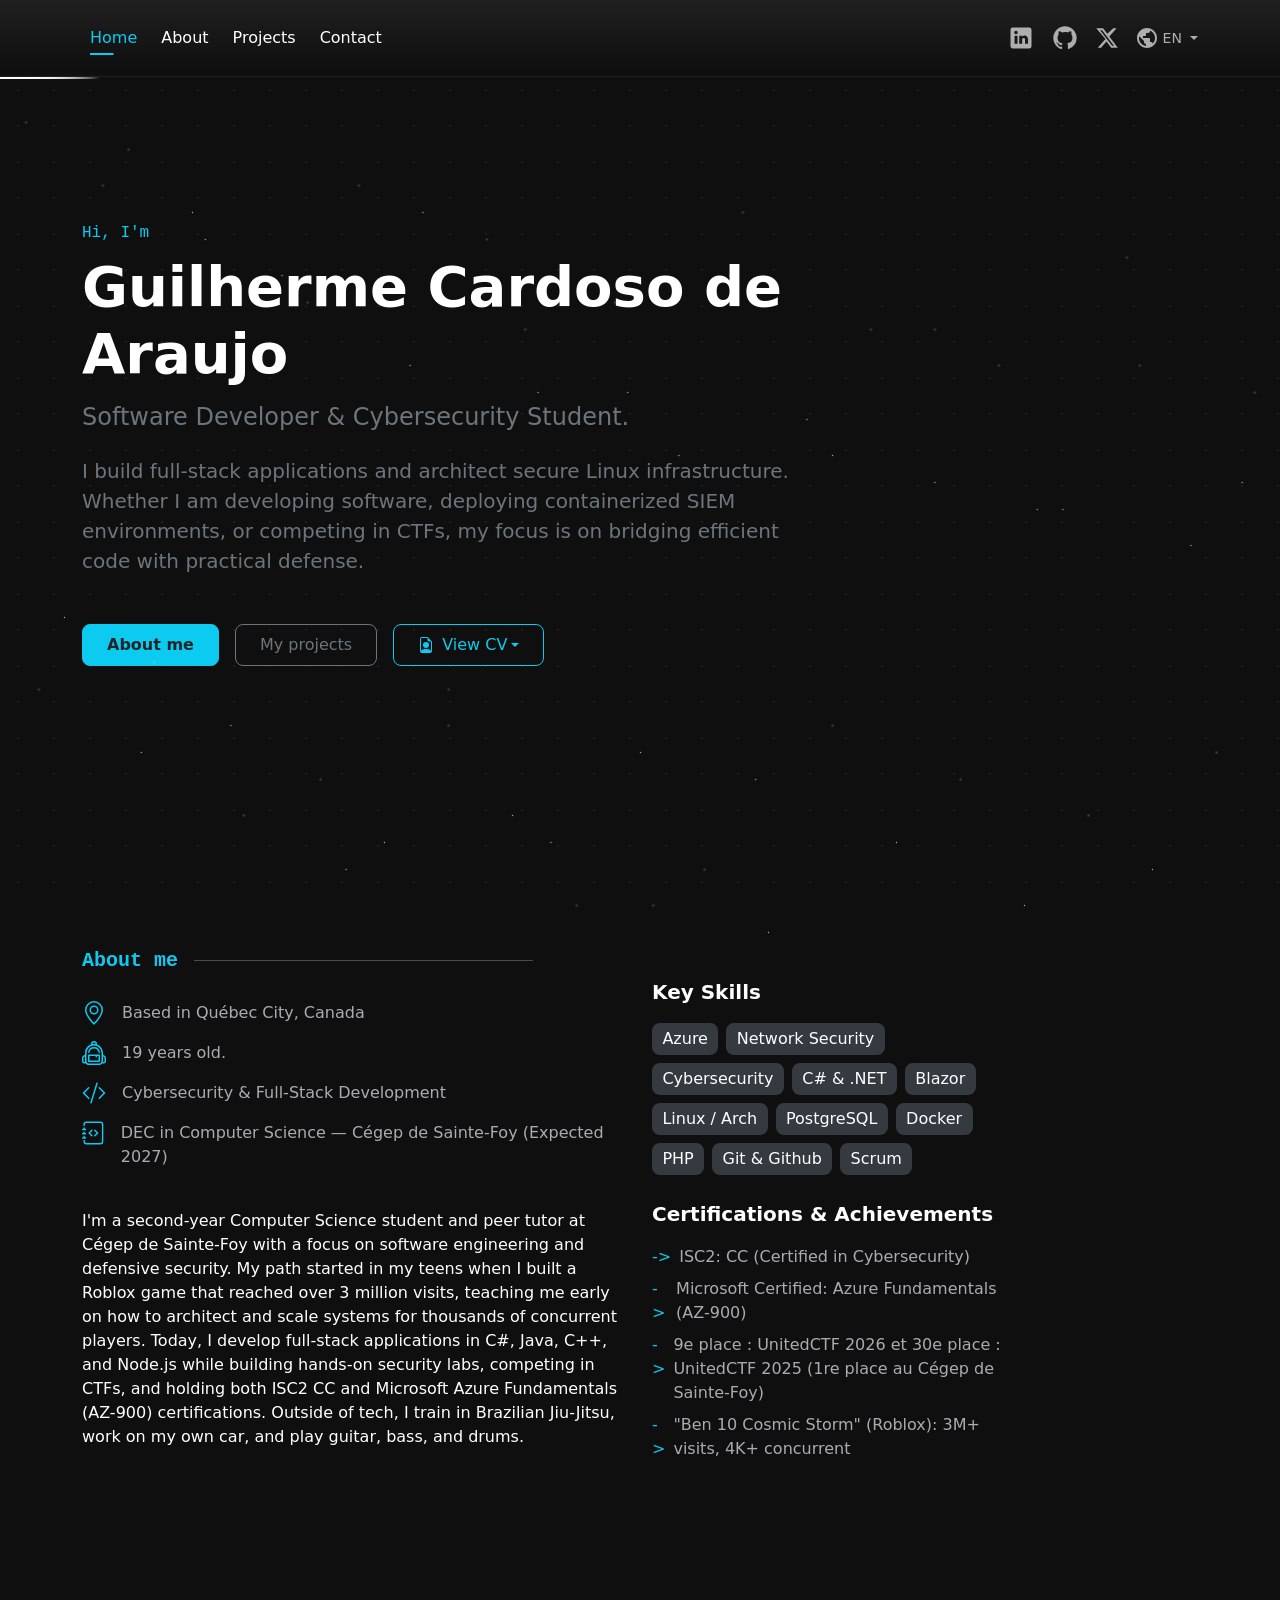
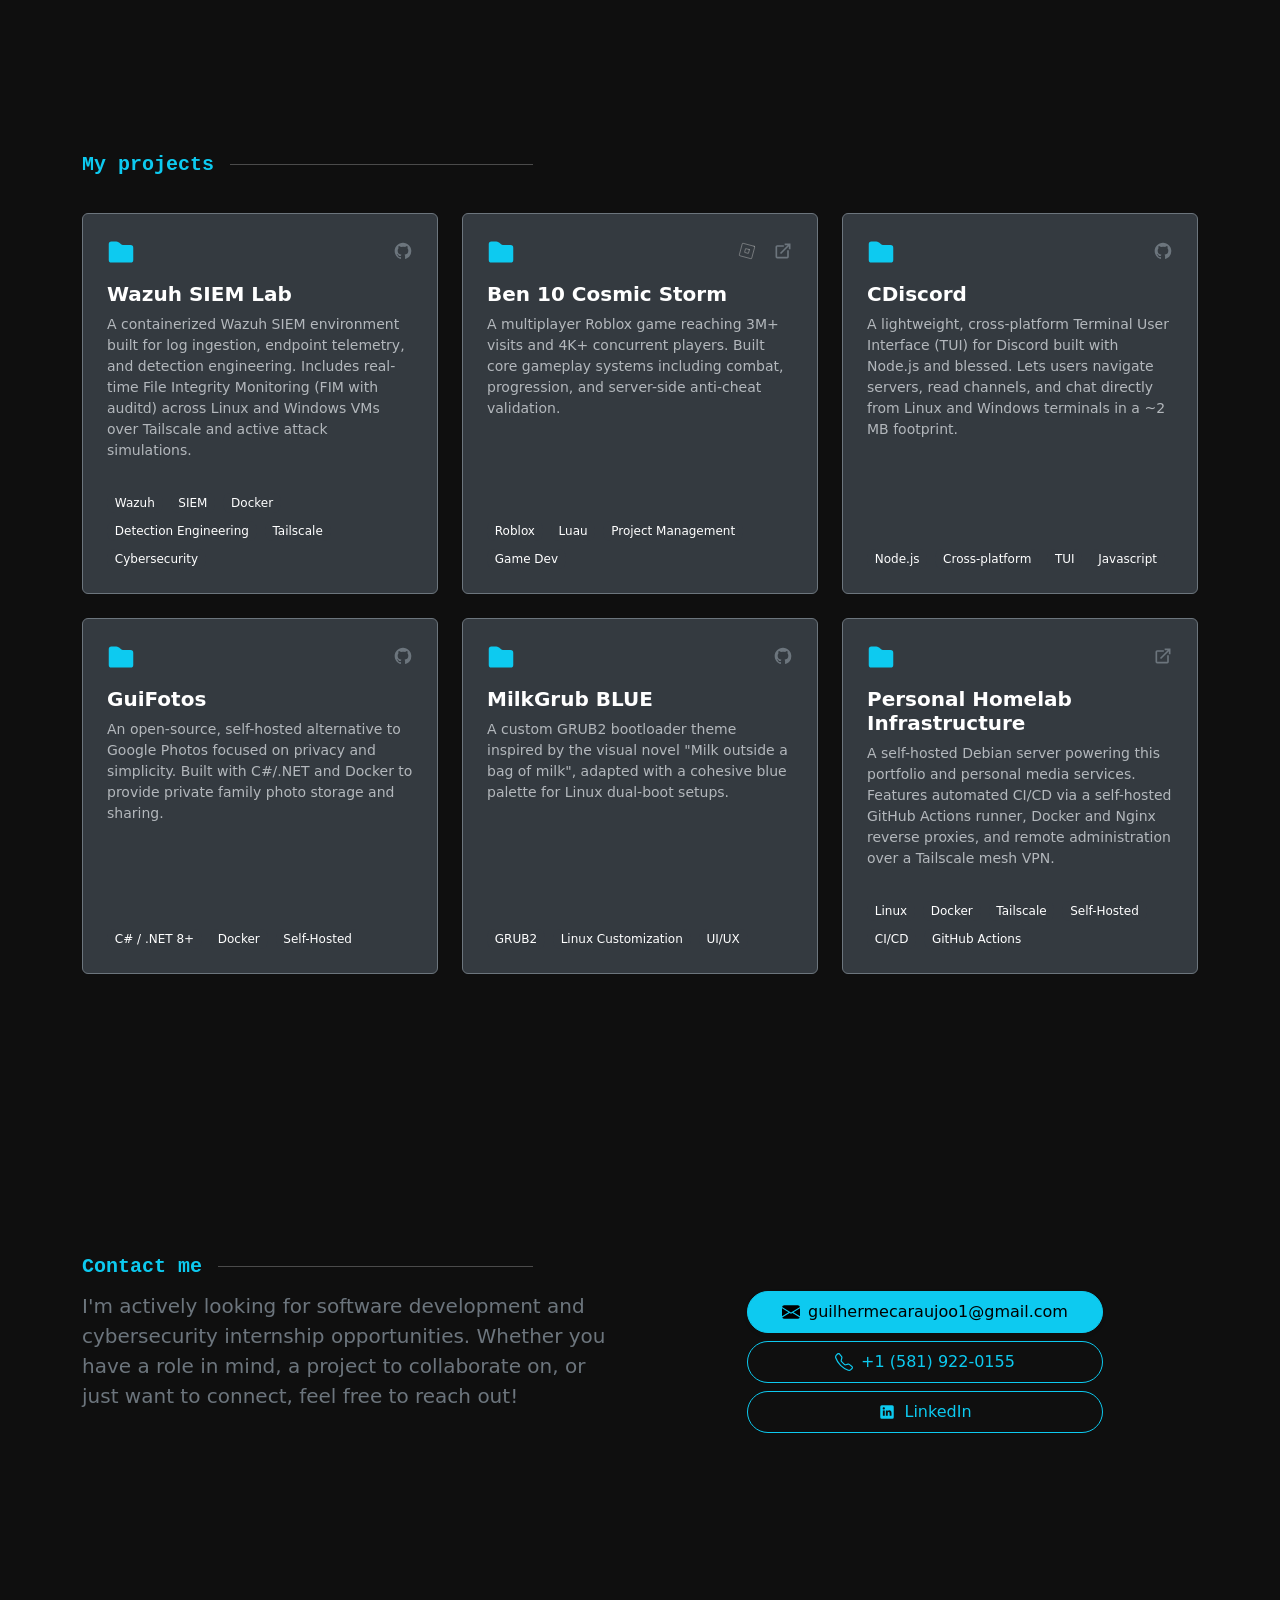
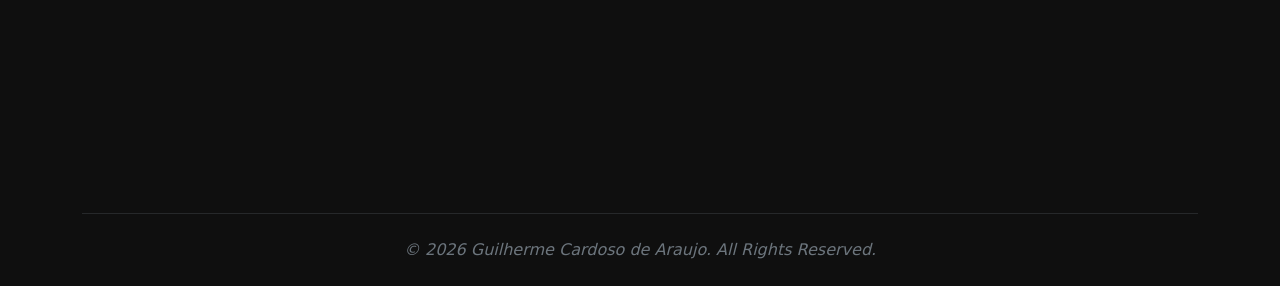
<file: site/index.html>
<!doctype html>
<html lang="en" data-bs-theme="dark">
  <head>
    <meta charset="utf-8">
    <meta name="viewport" content="width=device-width, initial-scale=1">
    <title>Guilherme Cardoso de Araujo - Portfolio</title>
    <link href="https://cdn.jsdelivr.net/npm/bootstrap@5.3.8/dist/css/bootstrap.min.css" rel="stylesheet" integrity="sha384-sRIl4kxILFvY47J16cr9ZwB07vP4J8+LH7qKQnuqkuIAvNWLzeN8tE5YBujZqJLB" crossorigin="anonymous">
    <link rel="stylesheet" href="css/custom.css">
    <link rel="stylesheet" href="css/styles.css">
    <script src="js/translations.js?v=1.1" defer></script>
  </head>
  <body data-bs-spy="scroll" data-bs-target="#navbarNav">
    <header class="sticky-top">
        <nav class="navbar navbar-expand-lg border-bottom py-3">
            <div class="container">
                <button class="navbar-toggler" type="button" data-bs-toggle="collapse" data-bs-target="#navbarNav" aria-controls="navbarNav" aria-expanded="false" aria-label="Toggle navigation">
                <span class="navbar-toggler-icon"></span>
                </button>
                <div class="collapse navbar-collapse" id="navbarNav">
                    <ul class="navbar-nav gap-2">
                        <li class="nav-item">
                            <a class="nav-link" href="#home">
                                <span class="animated-link" data-i18n="nav.home">Home</span>
                            </a>
                        </li>
                        <li class="nav-item">
                            <a class="nav-link" href="#about">
                                <span class="animated-link" data-i18n="nav.about">About</span>
                            </a>
                        </li>
                        <li class="nav-item">
                            <a class="nav-link" href="#projects">
                                <span class="animated-link" data-i18n="nav.projects">Projects</span>
                            </a>
                        </li>
                        <li class="nav-item">
                            <a class="nav-link" href="#contact">
                                <span class="animated-link" data-i18n="nav.contact">Contact</span>
                            </a>
                        </li>
                    </ul>

                    <ul class="navbar-nav ms-auto gap-3 flex-row align-items-center">
                        <li class="nav-item d-flex align-items-center">
                            <a class="nav-link px-0 nav-icon-hover" href="https://www.linkedin.com/in/guilherme-cardoso-de-araujo-038804325" target="_blank" rel="noopener" aria-label="LinkedIn">
                                <svg width="28" height="28" viewBox="0 0 24 24" fill="currentColor" aria-hidden="true"><path d="M19 3H5a2 2 0 0 0-2 2v14a2 2 0 0 0 2 2h14a2 2 0 0 0 2-2V5a2 2 0 0 0-2-2zM9 17H6.5v-7H9v7zm-1.3-8.2a1.5 1.5 0 1 1 0-3 1.5 1.5 0 0 1 0 3zM18 17h-2.5v-3.5c0-1-.4-1.5-1.2-1.5-.9 0-1.3.6-1.3 1.5V17H10.5v-7H13v1c.4-.7 1.1-1.2 2.1-1.2 1.6 0 2.9 1.2 2.9 3.5V17z"/></svg>
                            </a>
                        </li>
                        <li class="nav-item d-flex align-items-center">
                            <a class="nav-link px-0 nav-icon-hover" href="https://github.com/guilhermecara" target="_blank" rel="noopener" aria-label="GitHub">
                                <svg width="28" height="28" viewBox="0 0 24 24" fill="currentColor" aria-hidden="true"><path d="M12 2C6.477 2 2 6.484 2 12.017c0 4.425 2.865 8.18 6.839 9.504.5.092.682-.217.682-.483 0-.237-.008-.868-.013-1.703-2.782.605-3.369-1.343-3.369-1.343-.454-1.158-1.11-1.466-1.11-1.466-.908-.62.069-.608.069-.608 1.003.07 1.531 1.032 1.531 1.032.892 1.53 2.341 1.088 2.91.832.092-.647.35-1.088.636-1.338-2.22-.253-4.555-1.113-4.555-4.951 0-1.093.39-1.988 1.029-2.688-.103-.253-.446-1.272.098-2.65 0 0 .84-.27 2.75 1.026A9.564 9.564 0 0 1 12 6.844c.85.004 1.705.115 2.504.337 1.909-1.296 2.747-1.027 2.747-1.027.546 1.379.202 2.398.1 2.651.64.7 1.028 1.595 1.028 2.688 0 3.848-2.339 4.695-4.566 4.942.359.31.678.921.678 1.856 0 1.338-.012 2.419-.012 2.747 0 .268.18.58.688.482A10.019 10.019 0 0 0 22 12.017C22 6.484 17.522 2 12 2z"/></svg>
                            </a>
                        </li>
                        <li class="nav-item d-flex align-items-center">
                            <a class="nav-link px-0 nav-icon-hover" href="#" target="_blank" rel="noopener" aria-label="Twitter/X">
                                <svg width="24" height="24" viewBox="0 0 24 24" fill="currentColor" aria-hidden="true"><path d="M18.244 2.25h3.308l-7.227 8.26 8.502 11.24H16.17l-4.714-6.231-5.401 6.231H2.744l7.73-8.835L1.254 2.25H8.08l4.253 5.622zm-1.161 17.52h1.833L7.084 4.126H5.117z"/></svg>
                            </a>
                        </li>
                        
                        <li class="nav-item d-flex align-items-center">
                            <div class="dropdown">
                                <button class="btn btn-link nav-link px-0 nav-icon-hover dropdown-toggle d-flex align-items-center gap-1"
                                        type="button"
                                        data-bs-toggle="dropdown"
                                        aria-expanded="false"
                                        aria-label="Language">
                                    <svg width="24" height="24" viewBox="0 0 24 24" fill="currentColor" aria-hidden="true">
                                        <path d="M12 2C6.48 2 2 6.48 2 12s4.48 10 10 10 10-4.48 10-10S17.52 2 12 2zm-1 17.93c-3.95-.49-7-3.85-7-7.93 0-.62.08-1.21.21-1.79L9 15v1c0 1.1.9 2 2 2v1.93zm6.9-2.54c-.26-.81-1-1.39-1.9-1.39h-1v-3c0-.55-.45-1-1-1H8v-2h2c.55 0 1-.45 1-1V7h2c1.1 0 2-.9 2-2v-.41c2.93 1.19 5 4.06 5 7.41 0 2.08-.8 3.97-2.1 5.39z"/>
                                    </svg>
                                    <span class="small" id="current-lang">EN</span>
                                </button>
                                <ul class="dropdown-menu dropdown-menu-end">
                                    <li>
                                        <a class="dropdown-item active" href="#" data-lang="EN">
                                            🇬🇧 English
                                        </a>
                                    </li>
                                    <li>
                                        <a class="dropdown-item" href="#" data-lang="FR">
                                            🇫🇷 Français
                                        </a>
                                    </li>
                                </ul>
                            </div>
                        </li>

                    </ul>
                </div>
            </div>
        </nav>
    </header>

    <!--Beginning of animated shooting star-->
    <div class="stars"></div>
    <div class="shooting-star"></div>
    <div class="shooting-star"></div>
    <div class="shooting-star"></div>
    <div class="shooting-star"></div>
    <div class="shooting-star"></div>
    <!--End of animated shooting star-->

    <main class="container py-5">
        <!-- The Hero Section -->
        <section id="home" class="row py-5 mt-5 min-vh-75">
            <div class="col-lg-8">
                <p class="text-info font-monospace mb-2" data-i18n="hero.greeting">Hi, I'm</p>
                
                <h1 class="display-4 fw-bold mb-3">
                    Guilherme Cardoso de Araujo
                </h1>
                
                <h2 class="h4 text-secondary mb-4" data-i18n="hero.role">
                    Defensive Security Specialist & Software Developer.
                </h2>
                
                <p class="lead text-secondary mb-5 lh-base" data-i18n="hero.description">
                    I build robust, full-stack applications and architect secure infrastructure. 
                    Whether I am developing useful software, hardening Linux environments, 
                    or competing in CTFs, my focus is always on bridging the gap between efficient code and impenetrable defense.
                </p>

                <div class="d-flex gap-3 flex-wrap">
                    <a href="#about" class="btn btn-info text-dark fw-bold px-4 py-2 rounded-3" data-i18n="hero.about">
                        About me
                    </a>
                    <a href="#projects" class="btn btn-outline-secondary px-4 py-2 rounded-3" data-i18n="hero.projects">
                        My projects
                    </a>
                    <div class="dropdown">
                        <button class="btn btn-outline-info px-4 py-2 rounded-3 dropdown-toggle d-inline-flex align-items-center" type="button" data-bs-toggle="dropdown" aria-expanded="false">
                            <svg xmlns="http://www.w3.org/2000/svg" width="16" height="16" fill="currentColor" class="bi bi-file-earmark-person me-2" viewBox="0 0 16 16">
                                <path d="M11 8a3 3 0 1 1-6 0 3 3 0 0 1 6 0z"/>
                                <path d="M14 14V4.5L9.5 0H4a2 2 0 0 0-2 2v12a2 2 0 0 0 2 2h8a2 2 0 0 0 2-2zM9.5 3A1.5 1.5 0 0 0 11 4.5h2v9.255S12 12 8 12s-5 1.755-5 1.755V2a1 1 0 0 1 1-1h5.5v2z"/>
                            </svg>
                            <span data-i18n="hero.cvView">View CV</span>
                        </button>
                        
                        <ul class="dropdown-menu shadow border-0 mt-2">
                            <li>
                                <a class="dropdown-item" href="pdfjs/web/viewer?file=guilherme-cardoso-de-araujo-cv-fr.pdf" target="_blank">English Version</a>
                            </li>
                            <li>
                                <a class="dropdown-item" href="/pdfjs/web/viewer?file=guilherme-cardoso-de-araujo-cv-fr.pdf" target="_blank">Version française</a>
                            </li>
                        </ul>
                    </div>
                </div>
            </div>
        </section>
        <!-- End of the Hero Section -->

        <!-- Start of the About Me Section -->
        <div class="row pt-5 mt-5">
            <div class="col-5 d-flex align-items-center gap-3">
                <h4 class="text-info lead mb-0 font-monospace fw-bold" data-i18n="about.title">About me</h4>
                <hr class="flex-grow-1">
            </div>
        </div>

        <section id="about" class="row min-vh-75">
            <div class="col-lg-6 col-12 mt-4">
                <div class="d-flex gap-3">
                    <svg class="text-info" xmlns="http://www.w3.org/2000/svg" width="24" height="24" fill="currentColor" class="bi bi-geo-alt" viewBox="0 0 16 16">
                        <path d="M12.166 8.94c-.524 1.062-1.234 2.12-1.96 3.07A32 32 0 0 1 8 14.58a32 32 0 0 1-2.206-2.57c-.726-.95-1.436-2.008-1.96-3.07C3.304 7.867 3 6.862 3 6a5 5 0 0 1 10 0c0 .862-.305 1.867-.834 2.94M8 16s6-5.686 6-10A6 6 0 0 0 2 6c0 4.314 6 10 6 10"/>
                        <path d="M8 8a2 2 0 1 1 0-4 2 2 0 0 1 0 4m0 1a3 3 0 1 0 0-6 3 3 0 0 0 0 6"/>
                    </svg>
                    <p class="text-body-secondary" data-i18n="about.city">Based in Quebec City, Canada.</p>
                </div>
                <div class="d-flex gap-3">
                    <svg class="text-info" xmlns="http://www.w3.org/2000/svg" width="24" height="24" fill="currentColor" class="bi bi-backpack2" viewBox="0 0 16 16">
                        <path d="M4.04 7.43a4 4 0 0 1 7.92 0 .5.5 0 1 1-.99.14 3 3 0 0 0-5.94 0 .5.5 0 1 1-.99-.14"/>
                        <path fill-rule="evenodd" d="M4 9.5a.5.5 0 0 1 .5-.5h7a.5.5 0 0 1 .5.5v4a.5.5 0 0 1-.5.5h-7a.5.5 0 0 1-.5-.5zm1 .5v3h6v-3h-1v.5a.5.5 0 0 1-1 0V10z"/>
                        <path d="M6 2.341V2a2 2 0 1 1 4 0v.341c2.33.824 4 3.047 4 5.659v1.191l1.17.585a1.5 1.5 0 0 1 .83 1.342V13.5a1.5 1.5 0 0 1-1.5 1.5h-1c-.456.607-1.182 1-2 1h-7a2.5 2.5 0 0 1-2-1h-1A1.5 1.5 0 0 1 0 13.5v-2.382a1.5 1.5 0 0 1 .83-1.342L2 9.191V8a6 6 0 0 1 4-5.659M7 2v.083a6 6 0 0 1 2 0V2a1 1 0 0 0-2 0M3 13.5A1.5 1.5 0 0 0 4.5 15h7a1.5 1.5 0 0 0 1.5-1.5V8A5 5 0 0 0 3 8zm-1-3.19-.724.362a.5.5 0 0 0-.276.447V13.5a.5.5 0 0 0 .5.5H2zm12 0V14h.5a.5.5 0 0 0 .5-.5v-2.382a.5.5 0 0 0-.276-.447L14 10.309Z"/>
                    </svg>
                    <p class="text-body-secondary" data-i18n="about.age">19 years old.</p>
                </div>
                <div class="d-flex gap-3">
                    <svg class="text-info" xmlns="http://www.w3.org/2000/svg" width="24" height="24" fill="currentColor" class="bi bi-backpack2" viewBox="0 0 16 16">
                         <path d="M10.478 1.647a.5.5 0 1 0-.956-.294l-4 13a.5.5 0 0 0 .956.294zM4.854 4.146a.5.5 0 0 1 0 .708L1.707 8l3.147 3.146a.5.5 0 0 1-.708.708l-3.5-3.5a.5.5 0 0 1 0-.708l3.5-3.5a.5.5 0 0 1 .708 0m6.292 0a.5.5 0 0 0 0 .708L14.293 8l-3.147 3.146a.5.5 0 0 0 .708.708l3.5-3.5a.5.5 0 0 0 0-.708l-3.5-3.5a.5.5 0 0 0-.708 0"/>
                    </svg>
                    <p class="text-body-secondary" data-i18n="about.interest">Cybersecurity / Full-Stack Development</p>
                </div>
                <div class="d-flex gap-3">
                    <svg class="text-info" xmlns="http://www.w3.org/2000/svg" width="24" height="24" fill="currentColor" class="bi bi-backpack2" viewBox="0 0 16 16">
                        <path fill-rule="evenodd" d="M8.646 5.646a.5.5 0 0 1 .708 0l2 2a.5.5 0 0 1 0 .708l-2 2a.5.5 0 0 1-.708-.708L10.293 8 8.646 6.354a.5.5 0 0 1 0-.708m-1.292 0a.5.5 0 0 0-.708 0l-2 2a.5.5 0 0 0 0 .708l2 2a.5.5 0 0 0 .708-.708L5.707 8l1.647-1.646a.5.5 0 0 0 0-.708"/>
                        <path d="M3 0h10a2 2 0 0 1 2 2v12a2 2 0 0 1-2 2H3a2 2 0 0 1-2-2v-1h1v1a1 1 0 0 0 1 1h10a1 1 0 0 0 1-1V2a1 1 0 0 0-1-1H3a1 1 0 0 0-1 1v1H1V2a2 2 0 0 1 2-2"/>
                        <path d="M1 5v-.5a.5.5 0 0 1 1 0V5h.5a.5.5 0 0 1 0 1h-2a.5.5 0 0 1 0-1zm0 3v-.5a.5.5 0 0 1 1 0V8h.5a.5.5 0 0 1 0 1h-2a.5.5 0 0 1 0-1zm0 3v-.5a.5.5 0 0 1 1 0v.5h.5a.5.5 0 0 1 0 1h-2a.5.5 0 0 1 0-1z"/>
                    </svg>
                    <p class="text-body-secondary" data-i18n="about.education">DEC in Informatics - Expected Graduation: Summer 2028</p>
                </div>
 
                <p class="mt-4" data-i18n="about.description">
                    Hi, I'm Guilherme Cardoso de Araujo, a student in the Techniques de l’informatique program at Cégep de Sainte-Foy. 
                    I have a deep passion for software development, video games, and a rapidly growing expertise in cybersecurity.
                     My technical journey began in my teens when I developed a Roblox project that amassed over 3 million visits, 
                    teaching me early on how to build and scale interactive experiences for massive audiences. 
                    Today, I build robust applications using C#, Node.js, and PostgreSQL, while also achieving cybersecurity milestones like earning my ISC2 CC certification, 
                    participating in CTF competitions, and preparing for the CompTIA Security+. 
                    Beyond the screen, I am always seeking new ways to push my limits, whether I am training in Brazilian Jiu-Jitsu, 
                    flying model airplanes, or playing the guitar, bass, and drums. 
                    I am eager to bring my versatile technical background and disciplined problem-solving mindset to ambitious, high-impact projects in software and security. My biggest asset is surely my never-ending curiosity to learn and improve myself.
                </p>
            </div>
            <div class="col-lg-4 col-12">       
                <p class="lead fw-bold" data-i18n="about.keyskills">Key Skills</p>
                <div class="d-flex flex-wrap gap-2">
                    <span class="badge bg-light-subtle py-2 fs-6 fw-normal rounded-3">Azure</span>
                    <span class="badge bg-light-subtle py-2 fs-6 fw-normal rounded-3">Network Security</span>
                    <span data-i18n="skills.cyber" class="badge bg-light-subtle py-2 fs-6 fw-normal rounded-3">Cybersecurity</span>
                    <span class="badge bg-light-subtle py-2 fs-6 fw-normal rounded-3">C# & .NET</span>
                    <span class="badge bg-light-subtle py-2 fs-6 fw-normal rounded-3">Blazor</span>
                    <span class="badge bg-light-subtle py-2 fs-6 fw-normal rounded-3">Linux / Arch</span>
                    <span class="badge bg-light-subtle py-2 fs-6 fw-normal rounded-3">PostgreSQL</span>
                    <span class="badge bg-light-subtle py-2 fs-6 fw-normal rounded-3">Docker</span>
                    <span class="badge bg-light-subtle py-2 fs-6 fw-normal rounded-3">PHP</span>
                    <span class="badge bg-light-subtle py-2 fs-6 fw-normal rounded-3">Git & Github</span>
                    <span class="badge bg-light-subtle py-2 fs-6 fw-normal rounded-3">Scrum</span>
                </div>
                <p class="lead fw-bold mt-4" data-i18n="about.credentials">Certifications and Achievements</p>
                <ul class="list-unstyled text-body-secondary gap-2 d-flex flex-column">
                    <li class="d-flex align-items-start gap-2">
                        <span class="text-info">-></span>
                        <span>ISC2: CC (Certified in Cybersecurity) </span>
                    </li>
                    <li class="d-flex align-items-start gap-2">
                        <span class="text-info">-></span>
                        <span>Microsoft Certified: Azure Fundamentals (AZ-900)</span>
                    </li>
                    <li class="d-flex align-items-start gap-2">
                        <span class="text-info">-></span>
                        <span data-i18n="about.unitedCTF">1st Place: UnitedCTF 2025 (Cégep de Ste-Foy)</span>
                    </li>
                    <li class="d-flex align-items-start gap-2">
                        <span class="text-info">-></span>
                        <span data-i18n="about.ben10">"Ben 10 Cosmic Storm" (Roblox): 3M+ visits, 4K+ concurrent</span>
                    </li>
                </ul>
            </div>
        </section>
        <!-- End of the About me Section -->
        
        <!-- Start of the Projects Section -->
        <div class="row pt-5 mt-5">
            <div class="col-5 d-flex align-items-center gap-3">
                <h4 class="text-info lead mb-0 font-monospace fw-bold" data-i18n="projects.title">My projects</h4>
                <hr class="flex-grow-1">
            </div>
        </div>
        
        <section id="projects" class="row g-4 min-vh-75 pb-5 mb-5 mt-2">

            <!-- Wazuh SIEM Lab Project Card -->
            <div class="col-lg-4 col-md-6">
                <div class="card h-100 border-secondary bg-body-secondary">
                    <div class="card-body d-flex flex-column p-4">
                        <div class="d-flex justify-content-between align-items-start mb-3">
                            <svg class="text-info" xmlns="http://www.w3.org/2000/svg" width="28" height="28" fill="currentColor" viewBox="0 0 16 16">
                                <path d="M1 3.5A1.5 1.5 0 0 1 2.5 2h2.764c.958 0 1.76.56 2.311 1.184C7.985 3.648 8.48 4 9 4h4.5A1.5 1.5 0 0 1 15 5.5v7a1.5 1.5 0 0 1-1.5 1.5h-11A1.5 1.5 0 0 1 1 12.5z"/>
                            </svg>
                            <div class="d-flex gap-3">
                                <a href="https://github.com/guilhermecara/wazuh-siem-lab" class="text-secondary nav-icon-hover" aria-label="GitHub" target="_blank" rel="noopener">
                                    <svg width="20" height="20" viewBox="0 0 24 24" fill="currentColor"><path d="M12 2C6.477 2 2 6.484 2 12.017c0 4.425 2.865 8.18 6.839 9.504.5.092.682-.217.682-.483 0-.237-.008-.868-.013-1.703-2.782.605-3.369-1.343-3.369-1.343-.454-1.158-1.11-1.466-1.11-1.466-.908-.62.069-.608.069-.608 1.003.07 1.531 1.032 1.531 1.032.892 1.53 2.341 1.088 2.91.832.092-.647.35-1.088.636-1.338-2.22-.253-4.555-1.113-4.555-4.951 0-1.093.39-1.988 1.029-2.688-.103-.253-.446-1.272.098-2.65 0 0 .84-.27 2.75 1.026A9.564 9.564 0 0 1 12 6.844c.85.004 1.705.115 2.504.337 1.909-1.296 2.747-1.027 2.747-1.027.546 1.379.202 2.398.1 2.651.64.7 1.028 1.595 1.028 2.688 0 3.848-2.339 4.695-4.566 4.942.359.31.678.921.678 1.856 0 1.338-.012 2.419-.012 2.747 0 .268.18.58.688.482A10.019 10.019 0 0 0 22 12.017C22 6.484 17.522 2 12 2z"/></svg>
                                </a>
                            </div>
                        </div>
                        <h5 class="card-title fw-bold mb-2" data-i18n="projects.siemTitle">Wazuh SIEM Lab</h5>
                        <p class="card-text text-body-secondary flex-grow-1 small" data-i18n="projects.siemDescription">
                            A containerized SIEM environment deployed with Wazuh to gain hands-on experience in log ingestion, endpoint monitoring, and detection engineering. Features real-time File Integrity Monitoring (FIM with auditd), telemetry across Linux and Windows endpoints via a Tailscale mesh VPN, and active threat simulations.
                        </p>
                        <div class="d-flex flex-wrap gap-2 mt-3">
                            <span class="badge bg-light-subtle py-1 fw-normal rounded-3">Wazuh</span>
                            <span class="badge bg-light-subtle py-1 fw-normal rounded-3">SIEM</span>
                            <span class="badge bg-light-subtle py-1 fw-normal rounded-3">Docker</span>
                            <span class="badge bg-light-subtle py-1 fw-normal rounded-3">Detection Engineering</span>
                            <span class="badge bg-light-subtle py-1 fw-normal rounded-3">Tailscale</span>
                            <span class="badge bg-light-subtle py-1 fw-normal rounded-3">Cybersecurity</span>
                        </div>
                    </div>
                </div>
            </div>

            <!-- Ben 10 Cosmic Storm Project Card-->
            <div class="col-lg-4 col-md-6">
                <div class="card h-100 border-secondary bg-body-secondary">
                    <div class="card-body d-flex flex-column p-4">
                        <div class="d-flex justify-content-between align-items-start mb-3">
                            <svg class="text-info" xmlns="http://www.w3.org/2000/svg" width="28" height="28" fill="currentColor" viewBox="0 0 16 16">
                                <path d="M1 3.5A1.5 1.5 0 0 1 2.5 2h2.764c.958 0 1.76.56 2.311 1.184C7.985 3.648 8.48 4 9 4h4.5A1.5 1.5 0 0 1 15 5.5v7a1.5 1.5 0 0 1-1.5 1.5h-11A1.5 1.5 0 0 1 1 12.5z"/>
                            </svg>
                            <div class="d-flex gap-3">
                                <a href="#" class="text-secondary nav-icon-hover" aria-label="Roblox" target="_blank" rel="noopener">
                                    <svg viewBox="0 0 48 48" width="20px" height="20px" xmlns="http://www.w3.org/2000/svg" fill="currentColor"><g id="SVGRepo_bgCarrier" stroke-width="0"></g><g id="SVGRepo_tracerCarrier" stroke-linecap="round" stroke-linejoin="round"></g><g id="SVGRepo_iconCarrier"><defs><style>.a{fill:none;stroke:#cfcfcf;stroke-linecap:round;stroke-linejoin:round;}</style></defs>
                                        <path class="a" d="M41.2648,12.6719,14.7123,5.5572a1.666,1.666,0,0,0-2.04,1.178L5.5572,33.2877a1.666,1.666,0,0,0,1.178,2.04l26.5525,7.1147a1.666,1.666,0,0,0,2.04-1.178l7.1147-26.5525a1.666,1.666,0,0,0-1.178-2.04Z"></path><path class="a" d="M29.3193,20.51l-8.1808-2.192a.5133.5133,0,0,0-.6287.3629l-2.192,8.1808a.5133.5133,0,0,0,.3629.6287l8.1808,2.192a.5133.5133,0,0,0,.6287-.3629l2.192-8.1808A.5133.5133,0,0,0,29.3193,20.51Z"></path></g>
                                    </svg>                                
                                </a>

                                <a href="#" class="text-secondary nav-icon-hover" aria-label="Live Demo" target="_blank" rel="noopener">
                                    <svg width="20" height="20" viewBox="0 0 24 24" fill="currentColor"><path d="M14 3h7v7h-2V6.41l-9.29 9.3-1.42-1.42L17.59 5H14zm-1 2H5a2 2 0 0 0-2 2v12a2 2 0 0 0 2 2h12a2 2 0 0 0 2-2v-8h-2v8H5V7h8z"/></svg>
                                </a>
                            </div>
                        </div>
                        <h5 class="card-title fw-bold mb-2">Ben 10 Cosmic Storm</h5>
                        <p class="card-text text-body-secondary flex-grow-1 small" data-i18n="projects.ben10description">
                            A fully-featured Roblox game reaching 3M+ visits and 4K+ concurrent players. 
                            Built complete game systems including combat, progression, and server-side anti-cheat logic.
                        </p>
                        <div class="d-flex flex-wrap gap-2 mt-3">
                            <span class="badge bg-light-subtle py-1 fw-normal rounded-3">Roblox</span>
                            <span class="badge bg-light-subtle py-1 fw-normal rounded-3">Luau</span>
                            <span class="badge bg-light-subtle py-1 fw-normal rounded-3">Project Management</span>
                            <span class="badge bg-light-subtle py-1 fw-normal rounded-3">Game Dev</span>
                        </div>
                    </div>
                </div>
            </div>

            <!-- CDiscord Project Card -->
            <div class="col-lg-4 col-md-6">
                <div class="card h-100 border-secondary bg-body-secondary">
                    <div class="card-body d-flex flex-column p-4">
                        <div class="d-flex justify-content-between align-items-start mb-3">
                            <svg class="text-info" xmlns="http://www.w3.org/2000/svg" width="28" height="28" fill="currentColor" viewBox="0 0 16 16">
                                <path d="M1 3.5A1.5 1.5 0 0 1 2.5 2h2.764c.958 0 1.76.56 2.311 1.184C7.985 3.648 8.48 4 9 4h4.5A1.5 1.5 0 0 1 15 5.5v7a1.5 1.5 0 0 1-1.5 1.5h-11A1.5 1.5 0 0 1 1 12.5z"/>
                            </svg>
                            <div class="d-flex gap-3">
                                <a href="https://github.com/guilhermecara/cdiscord" class="text-secondary nav-icon-hover" aria-label="GitHub" target="_blank" rel="noopener">
                                    <svg width="20" height="20" viewBox="0 0 24 24" fill="currentColor"><path d="M12 2C6.477 2 2 6.484 2 12.017c0 4.425 2.865 8.18 6.839 9.504.5.092.682-.217.682-.483 0-.237-.008-.868-.013-1.703-2.782.605-3.369-1.343-3.369-1.343-.454-1.158-1.11-1.466-1.11-1.466-.908-.62.069-.608.069-.608 1.003.07 1.531 1.032 1.531 1.032.892 1.53 2.341 1.088 2.91.832.092-.647.35-1.088.636-1.338-2.22-.253-4.555-1.113-4.555-4.951 0-1.093.39-1.988 1.029-2.688-.103-.253-.446-1.272.098-2.65 0 0 .84-.27 2.75 1.026A9.564 9.564 0 0 1 12 6.844c.85.004 1.705.115 2.504.337 1.909-1.296 2.747-1.027 2.747-1.027.546 1.379.202 2.398.1 2.651.64.7 1.028 1.595 1.028 2.688 0 3.848-2.339 4.695-4.566 4.942.359.31.678.921.678 1.856 0 1.338-.012 2.419-.012 2.747 0 .268.18.58.688.482A10.019 10.019 0 0 0 22 12.017C22 6.484 17.522 2 12 2z"/></svg>
                                </a>
                            </div>
                        </div>
                        <h5 class="card-title fw-bold mb-2">CDiscord</h5>
                        <p class="card-text text-body-secondary flex-grow-1 small" data-i18n="projects.cdiscordDescription">
                            A lightweight, cross-platform Terminal User Interface for Discord built with Node.js 
                            and the blessed library. It allows users to navigate servers, read channels, and chat directly from Linux and Windows terminals without the overhead of a heavy desktop client.
                            It is only a mere 2 megabytes, compared to the heavy Discord client.
                        </p>
                        <div class="d-flex flex-wrap gap-2 mt-3">
                            <span class="badge bg-light-subtle py-1 fw-normal rounded-3">Node.js</span>
                            <span class="badge bg-light-subtle py-1 fw-normal rounded-3">Cross-platform</span>
                            <span class="badge bg-light-subtle py-1 fw-normal rounded-3">TUI</span>
                            <span class="badge bg-light-subtle py-1 fw-normal rounded-3">Javascript</span>
                        </div>
                    </div>
                </div>
            </div>

            <!-- GuiFotos Project Card -->
            <div class="col-lg-4 col-md-6">
                <div class="card h-100 border-secondary bg-body-secondary">
                    <div class="card-body d-flex flex-column p-4">
                        <div class="d-flex justify-content-between align-items-start mb-3">
                            <svg class="text-info" xmlns="http://www.w3.org/2000/svg" width="28" height="28" fill="currentColor" viewBox="0 0 16 16">
                                <path d="M1 3.5A1.5 1.5 0 0 1 2.5 2h2.764c.958 0 1.76.56 2.311 1.184C7.985 3.648 8.48 4 9 4h4.5A1.5 1.5 0 0 1 15 5.5v7a1.5 1.5 0 0 1-1.5 1.5h-11A1.5 1.5 0 0 1 1 12.5z"/>
                            </svg>
                            <div class="d-flex gap-3">
                                <a href="https://github.com/guilhermecara/GuiFotos" class="text-secondary nav-icon-hover" aria-label="GitHub" target="_blank" rel="noopener">
                                    <svg width="20" height="20" viewBox="0 0 24 24" fill="currentColor"><path d="M12 2C6.477 2 2 6.484 2 12.017c0 4.425 2.865 8.18 6.839 9.504.5.092.682-.217.682-.483 0-.237-.008-.868-.013-1.703-2.782.605-3.369-1.343-3.369-1.343-.454-1.158-1.11-1.466-1.11-1.466-.908-.62.069-.608.069-.608 1.003.07 1.531 1.032 1.531 1.032.892 1.53 2.341 1.088 2.91.832.092-.647.35-1.088.636-1.338-2.22-.253-4.555-1.113-4.555-4.951 0-1.093.39-1.988 1.029-2.688-.103-.253-.446-1.272.098-2.65 0 0 .84-.27 2.75 1.026A9.564 9.564 0 0 1 12 6.844c.85.004 1.705.115 2.504.337 1.909-1.296 2.747-1.027 2.747-1.027.546 1.379.202 2.398.1 2.651.64.7 1.028 1.595 1.028 2.688 0 3.848-2.339 4.695-4.566 4.942.359.31.678.921.678 1.856 0 1.338-.012 2.419-.012 2.747 0 .268.18.58.688.482A10.019 10.019 0 0 0 22 12.017C22 6.484 17.522 2 12 2z"/></svg>
                                </a>
                                </div>
                        </div>
                        <h5 class="card-title fw-bold mb-2">GuiFotos</h5>
                        <p class="card-text text-body-secondary flex-grow-1 small" data-i18n="projects.guifotosDescription">
                            An open-source, self-hosted alternative to Google Photos designed with simplicity and privacy in mind. Built to provide a secure environment for family photo storage and sharing using a containerized backend.
                        </p>
                        <div class="d-flex flex-wrap gap-2 mt-3">
                            <span class="badge bg-light-subtle py-1 fw-normal rounded-3">C# / .NET 8+</span>
                            <span class="badge bg-light-subtle py-1 fw-normal rounded-3">Docker</span>
                            <span class="badge bg-light-subtle py-1 fw-normal rounded-3">Self-Hosted</span>
                        </div>
                    </div>
                </div>
            </div>

            
            <!-- MilkGrub BLUE Project Card -->
            <div class="col-lg-4 col-md-6">
                <div class="card h-100 border-secondary bg-body-secondary">
                    <div class="card-body d-flex flex-column p-4">
                        <div class="d-flex justify-content-between align-items-start mb-3">
                            <svg class="text-info" xmlns="http://www.w3.org/2000/svg" width="28" height="28" fill="currentColor" viewBox="0 0 16 16">
                                <path d="M1 3.5A1.5 1.5 0 0 1 2.5 2h2.764c.958 0 1.76.56 2.311 1.184C7.985 3.648 8.48 4 9 4h4.5A1.5 1.5 0 0 1 15 5.5v7a1.5 1.5 0 0 1-1.5 1.5h-11A1.5 1.5 0 0 1 1 12.5z"/>
                            </svg>
                            <div class="d-flex gap-3">
                                <a href="https://github.com/guilhermecara/MilkGrub-Blue" class="text-secondary nav-icon-hover" aria-label="GitHub" target="_blank" rel="noopener">
                                    <svg width="20" height="20" viewBox="0 0 24 24" fill="currentColor"><path d="M12 2C6.477 2 2 6.484 2 12.017c0 4.425 2.865 8.18 6.839 9.504.5.092.682-.217.682-.483 0-.237-.008-.868-.013-1.703-2.782.605-3.369-1.343-3.369-1.343-.454-1.158-1.11-1.466-1.11-1.466-.908-.62.069-.608.069-.608 1.003.07 1.531 1.032 1.531 1.032.892 1.53 2.341 1.088 2.91.832.092-.647.35-1.088.636-1.338-2.22-.253-4.555-1.113-4.555-4.951 0-1.093.39-1.988 1.029-2.688-.103-.253-.446-1.272.098-2.65 0 0 .84-.27 2.75 1.026A9.564 9.564 0 0 1 12 6.844c.85.004 1.705.115 2.504.337 1.909-1.296 2.747-1.027 2.747-1.027.546 1.379.202 2.398.1 2.651.64.7 1.028 1.595 1.028 2.688 0 3.848-2.339 4.695-4.566 4.942.359.31.678.921.678 1.856 0 1.338-.012 2.419-.012 2.747 0 .268.18.58.688.482A10.019 10.019 0 0 0 22 12.017C22 6.484 17.522 2 12 2z"/></svg>
                                </a>
                            </div>
                        </div>
                        <h5 class="card-title fw-bold mb-2">MilkGrub BLUE</h5>
                        <p class="card-text text-body-secondary flex-grow-1 small" data-i18n="projects.milkgrubDescription">
                            A custom GRUB bootloader theme inspired by the visual novel "Milk outside a bag of milk", modified with a blue color palette. Designed for Linux users who want a cohesive, personalized UI aesthetic from the moment their system boots.
                        </p>
                        <div class="d-flex flex-wrap gap-2 mt-3">
                            <span class="badge bg-light-subtle py-1 fw-normal rounded-3">GRUB2</span>
                            <span class="badge bg-light-subtle py-1 fw-normal rounded-3">Linux Customization</span>
                            <span class="badge bg-light-subtle py-1 fw-normal rounded-3">UI/UX</span>
                        </div>
                    </div>
                </div>
            </div>

            
            <!-- Self-Hosting Project Card -->
            <div class="col-lg-4 col-md-6">
                <div class="card h-100 border-secondary bg-body-secondary">
                    <div class="card-body d-flex flex-column p-4">
                        <div class="d-flex justify-content-between align-items-start mb-3">
                            <svg class="text-info" xmlns="http://www.w3.org/2000/svg" width="28" height="28" fill="currentColor" viewBox="0 0 16 16">
                                <path d="M1 3.5A1.5 1.5 0 0 1 2.5 2h2.764c.958 0 1.76.56 2.311 1.184C7.985 3.648 8.48 4 9 4h4.5A1.5 1.5 0 0 1 15 5.5v7a1.5 1.5 0 0 1-1.5 1.5h-11A1.5 1.5 0 0 1 1 12.5z"/>
                            </svg>
                            <div class="d-flex gap-3">
                                <a href="https://home.guilhermearaujo.ca" class="text-secondary nav-icon-hover" aria-label="Live Demo" target="_blank" rel="noopener">
                                    <svg width="20" height="20" viewBox="0 0 24 24" fill="currentColor"><path d="M14 3h7v7h-2V6.41l-9.29 9.3-1.42-1.42L17.59 5H14zm-1 2H5a2 2 0 0 0-2 2v12a2 2 0 0 0 2 2h12a2 2 0 0 0 2-2v-8h-2v8H5V7h8z"/></svg>
                                </a>
                            </div>
                        </div>
                        <h5 class="card-title fw-bold mb-2" data-i18n="projects.homelabTitle">Personal Homelab Infrastructure</h5>
                        <p class="card-text text-body-secondary flex-grow-1 small" data-i18n="projects.homelabDescription">
                            A custom self-hosted Linux server environment that actively hosts this portfolio site alongside personal media services. Features a Suwayomi instance for manga hosting and a dedicated public-facing server for game clips, utilizing Cloudflare as a secure reverse proxy. The entire infrastructure is managed remotely via a Tailscale private VPN mesh.
                        </p>
                        <div class="d-flex flex-wrap gap-2 mt-3">
                            <span class="badge bg-light-subtle py-1 fw-normal rounded-3">Linux</span>
                            <span class="badge bg-light-subtle py-1 fw-normal rounded-3">Docker</span>
                            <span class="badge bg-light-subtle py-1 fw-normal rounded-3">Tailscale</span>
                            <span class="badge bg-light-subtle py-1 fw-normal rounded-3">Self-Hosted</span>
                            <span class="badge bg-light-subtle py-1 fw-normal rounded-3">CI/CD</span>
                            <span class="badge bg-light-subtle py-1 fw-normal rounded-3">GitHub Actions</span>
                        </div>
                    </div>
                </div>
            </div>
            
        </section>
        <!-- End of the Projects Section -->

        <!-- Start of the Contact Section-->
        <div class="row pt-5 " style="margin-top: 20vh;">
            <div class="col-5 d-flex align-items-center gap-3">
                <h4 class="text-info lead mb-0 font-monospace fw-bold" data-i18n="contact.title">Contact me</h4>
                <hr class="flex-grow-1">
            </div>
        </div>

        <section id="contact" class="row min-vh-50 my-2">
            <div class="col-lg-6 col-12">
                <p class="lead text-secondary mb-5 lh-base" data-i18n="contact.description">                    I'm currently open to internship opportunities and exciting collaborations.
                    Whether you have a project in mind or just want to say hi, my inbox is always open!
                </p>
            </div>
            <div class="col-lg-4 col-12 offset-lg-1">
                <div class="d-flex flex-column gap-2">
                    <a href="mailto:guilhermecaraujoo1@gmail.com" class="btn btn-info py-2 px-4 fw-medium rounded-pill shadow-sm d-flex align-items-center justify-content-center w-100">
                        <svg xmlns="http://www.w3.org/2000/svg" width="18" height="18" fill="currentColor" class="me-2" viewBox="0 0 16 16">
                            <path d="M.05 3.555A2 2 0 0 1 2 2h12a2 2 0 0 1 1.95 1.555L8 8.414.05 3.555ZM0 4.697v7.104l5.803-3.558L0 4.697ZM6.761 8.83l-6.57 4.027A2 2 0 0 0 2 14h12a2 2 0 0 0 1.808-1.144l-6.57-4.027L8 9.586l-1.239-.757Zm3.436-.586L16 11.801V4.697l-5.803 3.546Z"/>
                        </svg>
                        guilhermecaraujoo1@gmail.com
                    </a>
                    <a href="tel:+15819220155" class="btn btn-outline-info py-2 px-4 fw-medium rounded-pill d-flex align-items-center justify-content-center w-100">
                        <svg xmlns="http://www.w3.org/2000/svg" width="18" height="18" fill="currentColor" class="me-2" viewBox="0 0 16 16">
                            <path d="M3.654 1.328a.678.678 0 0 0-1.015-.063L1.605 2.3c-.483.484-.661 1.169-.45 1.77a17.6 17.6 0 0 0 4.168 6.608 17.6 17.6 0 0 0 6.608 4.168c.601.211 1.286.033 1.77-.45l1.034-1.034a.678.678 0 0 0-.063-1.015l-2.307-1.794a.68.68 0 0 0-.58-.122l-2.19.547a1.75 1.75 0 0 1-1.657-.459L5.482 8.062a1.75 1.75 0 0 1-.46-1.657l.548-2.19a.68.68 0 0 0-.122-.58zM1.884.511a1.745 1.745 0 0 1 2.612.163L6.29 2.98c.329.423.445.974.315 1.494l-.547 2.19a.68.68 0 0 0 .178.643l2.457 2.457a.68.68 0 0 0 .644.178l2.189-.547a1.75 1.75 0 0 1 1.494.315l2.306 1.794c.829.645.905 1.87.163 2.611l-1.034 1.034c-.74.74-1.846 1.065-2.877.702a18.6 18.6 0 0 1-7.01-4.42 18.6 18.6 0 0 1-4.42-7.009c-.362-1.03-.037-2.137.703-2.877z"/>
                        </svg>
                        +1 (581) 922-0155
                    </a>
                    <a href="https://www.linkedin.com/in/guilherme-cardoso-de-araujo-038804325" target="_blank" rel="noopener" class="btn btn-outline-info py-2 px-4 fw-medium rounded-pill d-flex align-items-center justify-content-center w-100">
                        <svg width="18" height="18" viewBox="0 0 24 24" fill="currentColor" class="me-2" aria-hidden="true">
                            <path d="M19 3H5a2 2 0 0 0-2 2v14a2 2 0 0 0 2 2h14a2 2 0 0 0 2-2V5a2 2 0 0 0-2-2zM9 17H6.5v-7H9v7zm-1.3-8.2a1.5 1.5 0 1 1 0-3 1.5 1.5 0 0 1 0 3zM18 17h-2.5v-3.5c0-1-.4-1.5-1.2-1.5-.9 0-1.3.6-1.3 1.5V17H10.5v-7H13v1c.4-.7 1.1-1.2 2.1-1.2 1.6 0 2.9 1.2 2.9 3.5V17z"/>
                        </svg>
                        LinkedIn
                    </a>
                </div>
            </div>
        </section>
        <!-- End of the Contact Section-->
    </main>

    <footer class="container mt-2 mb-4">
        <hr class="mb-4 text-secondary">
        <p class="text-center fst-italic fs-6 text-secondary m-0" data-i18n="footer.rights">© Copyright Guilherme Cardoso de Araujo <span id="copyright-year"></span>. All Rights Reserved</p>
    </footer>

    <script src="https://cdn.jsdelivr.net/npm/bootstrap@5.3.8/dist/js/bootstrap.bundle.min.js" integrity="sha384-FKyoEForCGlyvwx9Hj09JcYn3nv7wiPVlz7YYwJrWVcXK/BmnVDxM+D2scQbITxI" crossorigin="anonymous"></script>
  </body>
</html>
</file>
<file: site/css/styles.css>
html {
    scroll-behavior: smooth;
    scroll-padding-top: 10rem;
}

body {
    min-height: 100vh;
    color: var(--bs-body-color);
    position: relative;
    z-index: 0;
}

body::before {
    content: '';
    position: fixed;
    inset: 0;
    z-index: -1;
    
    background-image: radial-gradient(circle, rgba(255,255,255,0.07) 1px, transparent 1px);
    background-size: 36px 36px;
    
    pointer-events: none;
}


header {
    background-color: var(--bs-body-bg); 
    background-image: linear-gradient(to bottom, var(--bs-border-color), transparent 90%);    
}

.animated-link {
    text-decoration: none;
    color: var(--bs-body-color); 
    position: relative;
}

.animated-link::after {
    content: '';
    position: absolute;
    width: 100%;
    height: 2px;
    bottom: -0.5rem;
    left: 0;
    background-color: var(--bs-info);

    transform-origin: bottom left; 
    transform: scaleX(0);
    transition: transform 0.1s ease-out; 
}

.nav-link.active .animated-link {
    color: var(--bs-info); 
}
.nav-link.active .animated-link::after {
    transform: scaleX(0.5); /* Shows the line at 50% width */
}
.nav-link:hover .animated-link::after {
    transform: scaleX(0.5); 
}

/* Twinkle stars section */

.stars {
    width: 1px;
    height: 1px;
    position: absolute;
    background: white;
    box-shadow: 2vw 5vh 2px white, 10vw 8vh 2px white, 15vw 15vh 1px white,
    22vw 22vh 1px white, 28vw 12vh 2px white, 32vw 32vh 1px white,
    38vw 18vh 2px white, 42vw 35vh 1px white, 48vw 25vh 2px white,
    53vw 42vh 1px white, 58vw 15vh 2px white, 63vw 38vh 1px white,
    68vw 28vh 2px white, 73vw 45vh 1px white, 78vw 32vh 2px white,
    83vw 48vh 1px white, 88vw 20vh 2px white, 93vw 52vh 1px white,
    98vw 35vh 2px white, 5vw 60vh 1px white, 12vw 65vh 2px white,
    18vw 72vh 1px white, 25vw 78vh 2px white, 30vw 85vh 1px white,
    35vw 68vh 2px white, 40vw 82vh 1px white, 45vw 92vh 2px white,
    50vw 75vh 1px white, 55vw 88vh 2px white, 60vw 95vh 1px white,
    65vw 72vh 2px white, 70vw 85vh 1px white, 75vw 78vh 2px white,
    80vw 92vh 1px white, 85vw 82vh 2px white, 90vw 88vh 1px white,
    95vw 75vh 2px white;
    animation: twinkle 8s infinite linear;
}

.shooting-star {
    position: absolute;
    width: 100px;
    height: 2px;
    background: linear-gradient(90deg, white, transparent);
    animation: shoot 3s infinite ease-in;
}

.shooting-star:nth-child(1) {
    top: 20%;
    left: -100px;
    animation-delay: 0s;
}

.shooting-star:nth-child(2) {
    top: 35%;
    left: -100px;
    animation-delay: 1s;
}

.shooting-star:nth-child(3) {
    top: 50%;
    left: -100px;
    animation-delay: 2s;
}

@keyframes twinkle {
    0%,
    100% {
        opacity: 0.8;
    }
    50% {
        opacity: 0.4;
    }
}

@keyframes shoot {
    0% {
        transform: translateX(0) translateY(0) rotate(25deg);
        opacity: 1;
    }
    100% {
        transform: translateX(120vw) translateY(50vh) rotate(25deg);
        opacity: 0;
    }
}

/* Additional twinkling stars with different animation timing */
.stars::after {
    content: "";
    position: absolute;
    width: 1px;
    height: 1px;
    background: white;
    box-shadow: 8vw 12vh 2px white, 16vw 18vh 1px white, 24vw 25vh 2px white,
        33vw 15vh 1px white, 41vw 28vh 2px white, 49vw 35vh 1px white,
        57vw 22vh 2px white, 65vw 42vh 1px white, 73vw 28vh 2px white,
        81vw 48vh 1px white, 89vw 32vh 2px white, 97vw 45vh 1px white,
        3vw 68vh 2px white, 11vw 75vh 1px white, 19vw 82vh 2px white,
        27vw 88vh 1px white, 35vw 72vh 2px white, 43vw 85vh 1px white,
        51vw 92vh 2px white, 59vw 78vh 1px white;
    animation: twinkle 6s infinite linear reverse;
}
</file>
<file: site/css/custom.css>
/* File dedicated to modify bootstrap's/browser's defaults */

[data-bs-theme="dark"] {
    --bs-body-bg: #0f0f0f; 
    --bs-body-color: #ffffff; 
    --bs-border-color: rgba(255, 255, 255, 0.07); 
}


/* Nav icon hover */

.nav-icon-hover svg {
    transition: transform 0.2s ease-in-out, fill 0.2s ease-in-out;
}

.nav-icon-hover:hover svg {
    transform: translateY(-3px); 
    fill: var(--bs-info);
}

.min-vh-50 { min-height: 50vh; }
.min-vh-75 { min-height: 75vh; }

/*Beginning of scroll wheel removal */

/* For Chrome, Safari, and Opera */
body::-webkit-scrollbar {
  display: none;
}

/* For Firefox */
body {
  scrollbar-width: none;
}

/* For Internet Explorer and Edge */
body {
  -ms-overflow-style: none;
}

/*End of scroll wheel removal */
</file>
